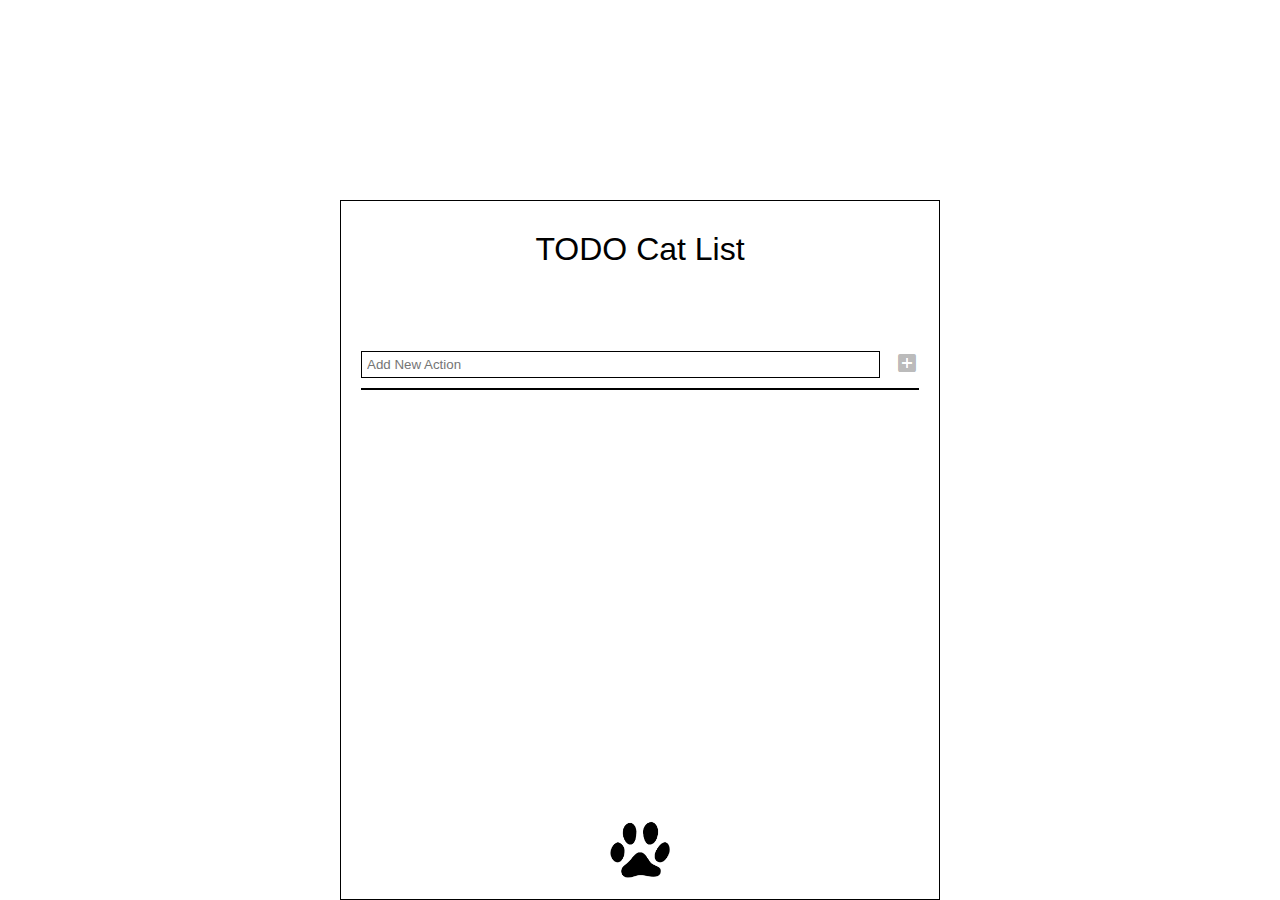
<file: FE_9_11_homework_dom/homework/index.html>
<!DOCTYPE html>
<html lang="en">

<head>
  <meta charset="UTF-8">
  <title>Homework 11 - TODO Cat List</title>
  <link rel="stylesheet" href="./assets/material-icons/material-icons.css">
  <link rel="stylesheet" href="./assets/styles.css">
</head>

<body>
  <div id="root">
    <div class="wrapper">
      <div class="header">
        <h1 class="todo_list">TODO Cat List</h1>
        <p class="limit" id="max_limit">Maximum items per list are created</p>
      </div>
      <div class="input_procedure">
        <input type="text" class="todo_input" id="input-text" placeholder="Add New Action">
        <button class="todo_btn" id="button">
          <i class="material-icons">add_box</i>
        </button>
      </div>
      <ul class="list">
      </ul>
      <footer>
        <img class="cat_paw" src="assets/img/cat.png" alt="Cat Paw Icon">
      </footer>
    </div>
  </div>

  <script src="./src/app.js"></script>
</body>

</html>
</file>
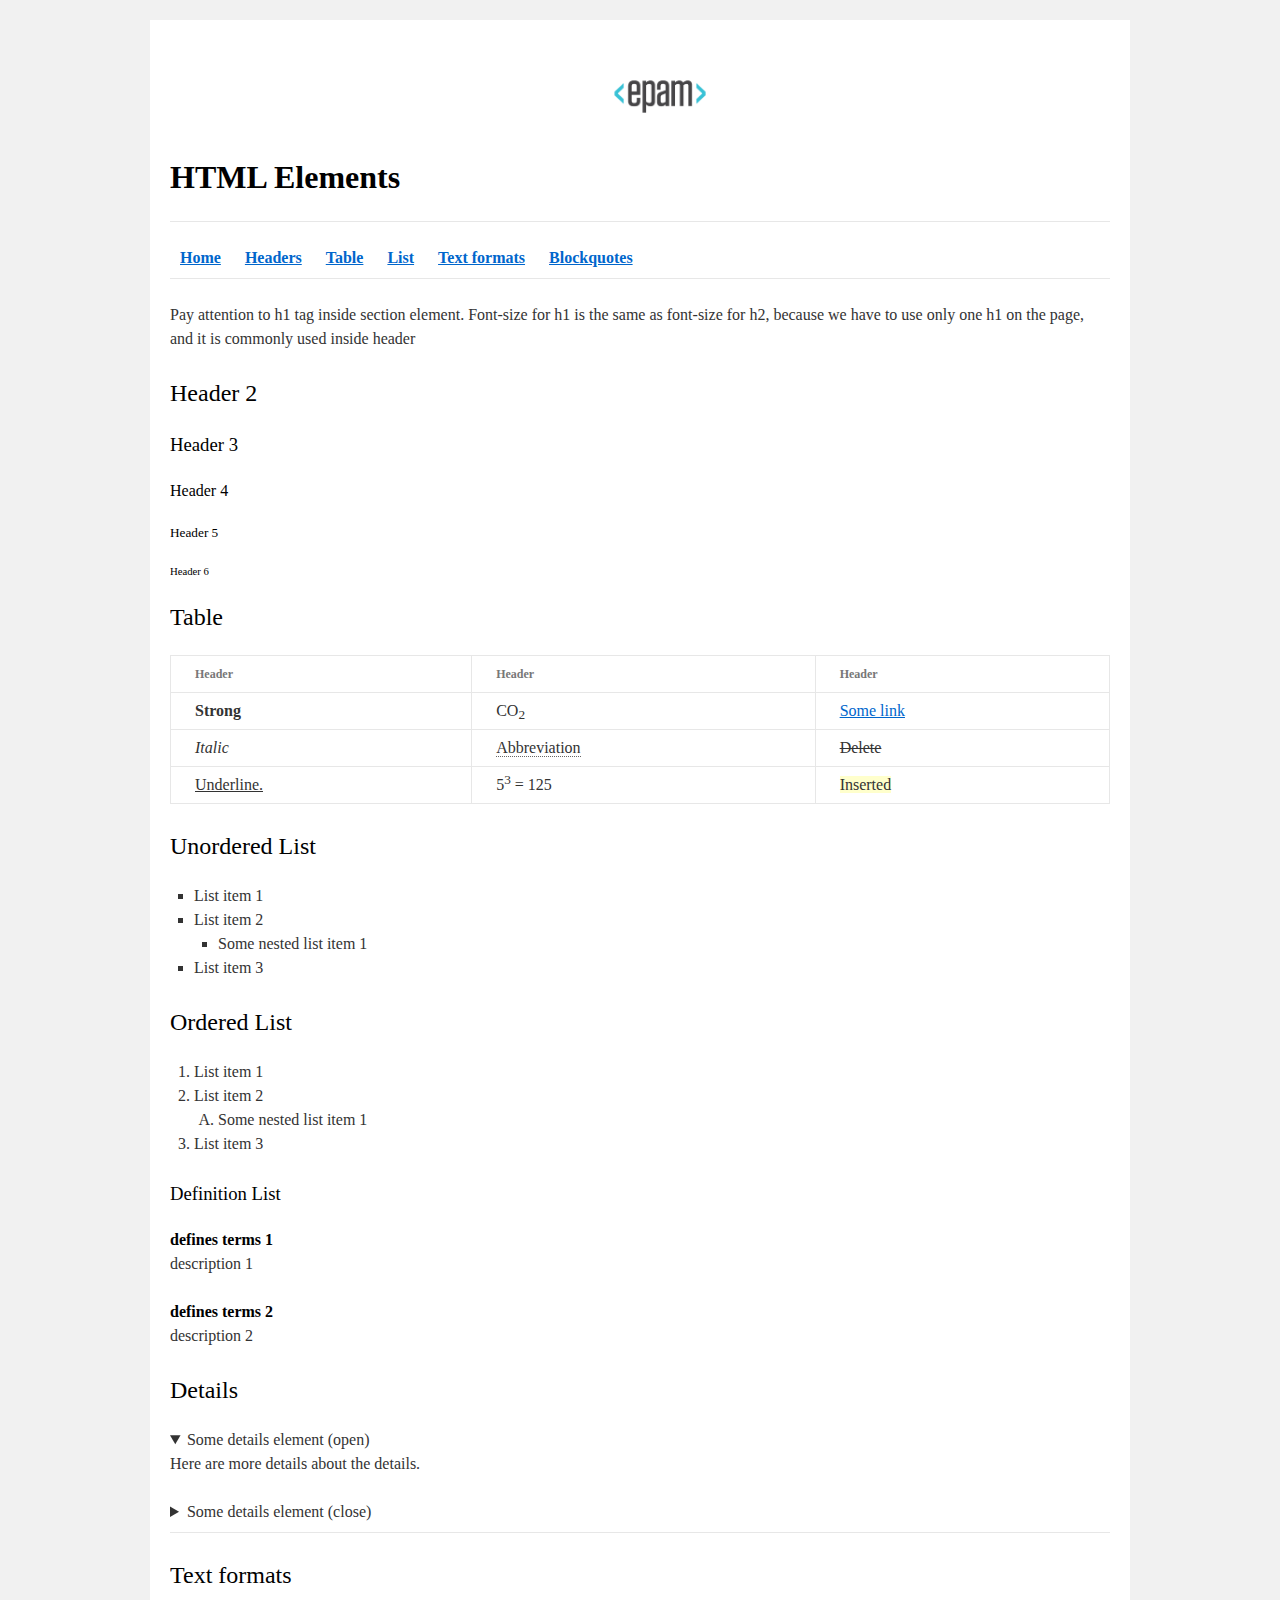
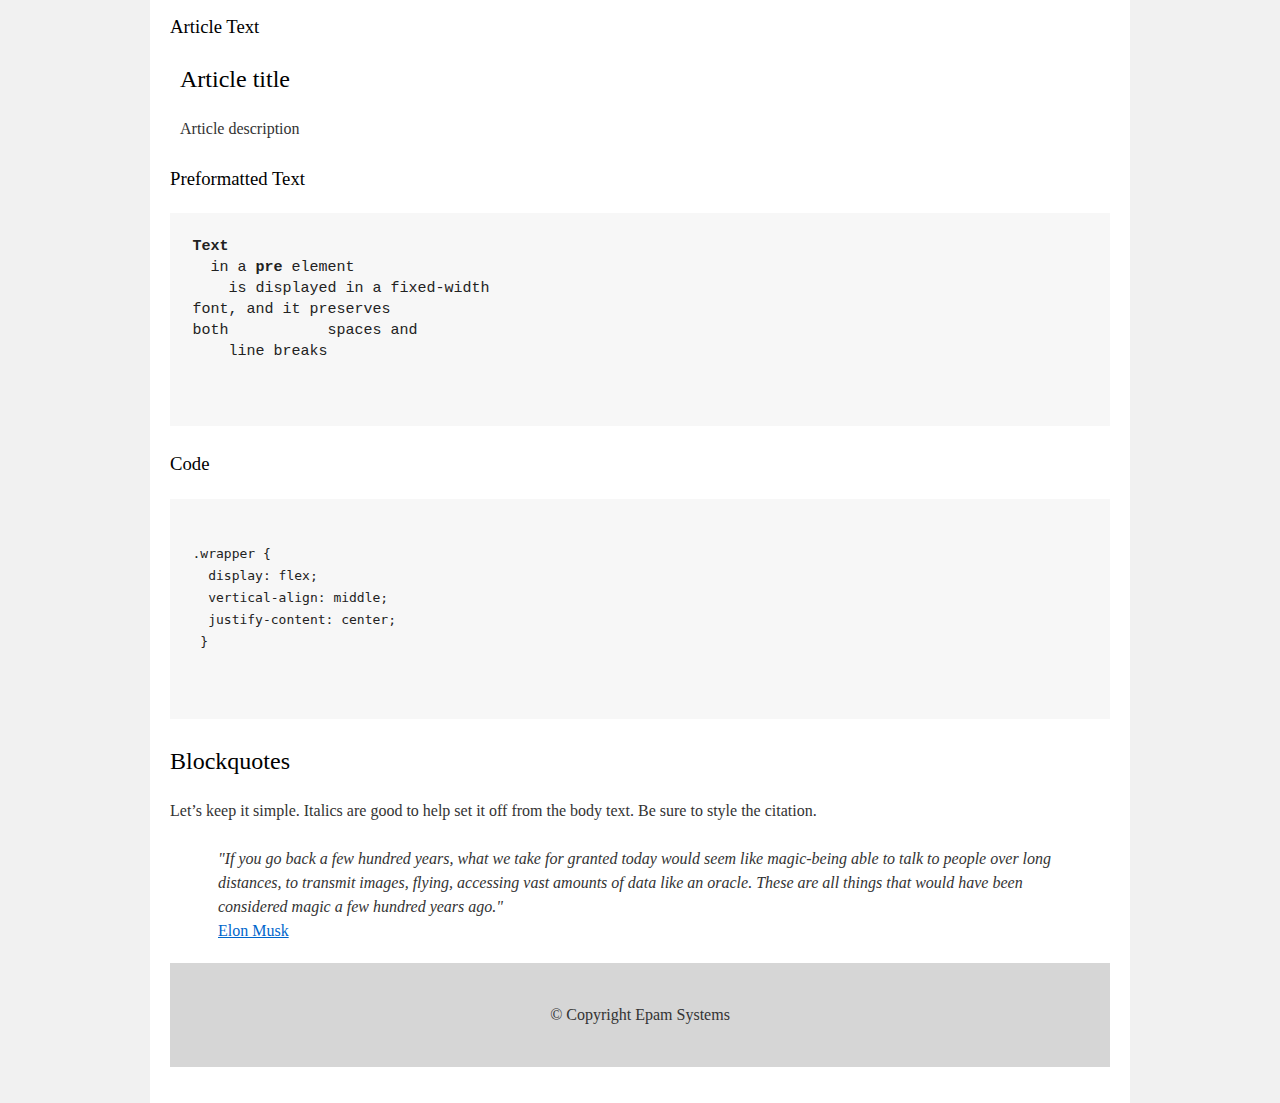
<file: FE_9_1_homework_html-basics/homework/index.html>
<!DOCTYPE html>
<html lang=en>

<head>
  <meta charset="utf-8">
  <title>HTML Basics</title>
  <link rel="stylesheet" href="style.css">
</head>

<body>
  <div id="wrapper">
    <div id="main">
      <div id="container">
        <div id="content" role="main">

          <header id="home">
            <a href="https://www.epam.com/">
              <img src="logo.png" alt="epam logo" />
            </a>
            <h1><b>HTML Elements</b></h1>
            <hr>
            <nav>
              <a href="#home"><b>Home</b></a> 
              <a href="#headers"><b>Headers</b></a> 
              <a href="#table"><b>Table</b></a> 
              <a href="#list"><b>List</b></a>
              <a href="#textformats"><b>Text formats</b></a>
              <a href="#blockquotes"><b>Blockquotes</b></a>
            </nav>
            <hr>
          </header>
          <p>Pay attention to h1 tag inside section element. Font-size for h1 is the same as font-size for h2, because we have to use only one h1 on the page, and it is commonly used inside header</p>
          <section id="headers">
            <h2>Header 2</h2>
            <h3>Header 3</h3>
            <h4>Header 4</h4>
            <h5>Header 5</h5>
            <h6>Header 6</h6>
          </section>
          <section id="table">
            <h2>Table</h2>
            <table>    
              <tr>
                <th>Header</th>
                <th>Header</th>
                <th>Header</th>
              </tr>
              <tr>
                <td><strong>Strong</strong></td>
                <td>CO<sub>2</sub></td>
                <td><a href="http://somelink.com/">Some link</a></td>
              </tr>
              <tr>
                <td><i>Italic</i></td>
                <td><abbr>Abbreviation</abbr></td>
                <td><del>Delete</del></td>
              </tr>
              <tr>
                <td><u>Underline.</u></td>
                <td>5<sup>3</sup> = 125</td>
                <td><ins>Inserted</ins></td>
              </tr>
            </table>
          </section>
          <section id="list">
            <h2>Unordered List</h2>
            <ul>
              <li>List item 1</li>
              <li>List item 2
                <ul>
                  <li>Some nested list item 1</li>
                </ul>
              </li>
              <li>List item 3</li>
            </ul>
            <h2>Ordered List</h2>
            <ol>
              <li>List item 1</li>
              <li>List item 2
                <ol>
                  <li>Some nested list item 1</li>
                </ol>
              </li>
              <li>List item 3</li>
            </ol>
            <h3>Definition List</h3>
            <dl>
              <dt>defines terms 1</dt>
              <dd>description 1</dd>
              <dt>defines terms 2</dt>
              <dd>description 2</dd>
            </dl>
            <h2>Details</h2>
            <details open>
              <summary>Some details element (open)</summary>
              <p>Here are more details about the details.</p>
            </details>
            <details>
              <summary>Some details element (close)</summary>
              <p>Here are more details about the details.</p>
            </details>
          </section>
          <hr>
          <section id="textformats">
            <h2>Text formats</h2>
            <h3>Article Text</h3>
            <article>
              <h2>Article title</h2>
              <p>Article description</p>
            </article>
            <h3>Preformatted Text</h3>
            <pre>
<b>Text</b>
  in a <b>pre</b> element
    is displayed in a fixed-width
font, and it preserves
both           spaces and
    line breaks

            </pre>
            <h3>Code</h3>
            <pre>
              <code>
.wrapper {
  display: flex;
  vertical-align: middle;
  justify-content: center;
 }
            </code>
          </pre>
          </section>
          <section id="blockquotes">
            <h2>Blockquotes</h2>
            <p>Let’s keep it simple. Italics are good to help set it off from the body text. Be sure to style the citation.</p>
            <blockquote>
            "If you go back a few hundred years, what we take for granted today would seem like magic-being able to talk to people over long distances, to transmit images, flying, accessing vast amounts of data like an oracle. These are all things that would have been considered magic a few hundred years ago."<br>
            <cite><a href="https://en.wikipedia.org/wiki/Elon_Musk">Elon Musk</a></cite>
            </blockquote>
          </section>
          <footer>© Copyright Epam Systems</footer>
        </div>
      </div>
    </div>
  </div>
</body>

</html>
</file>
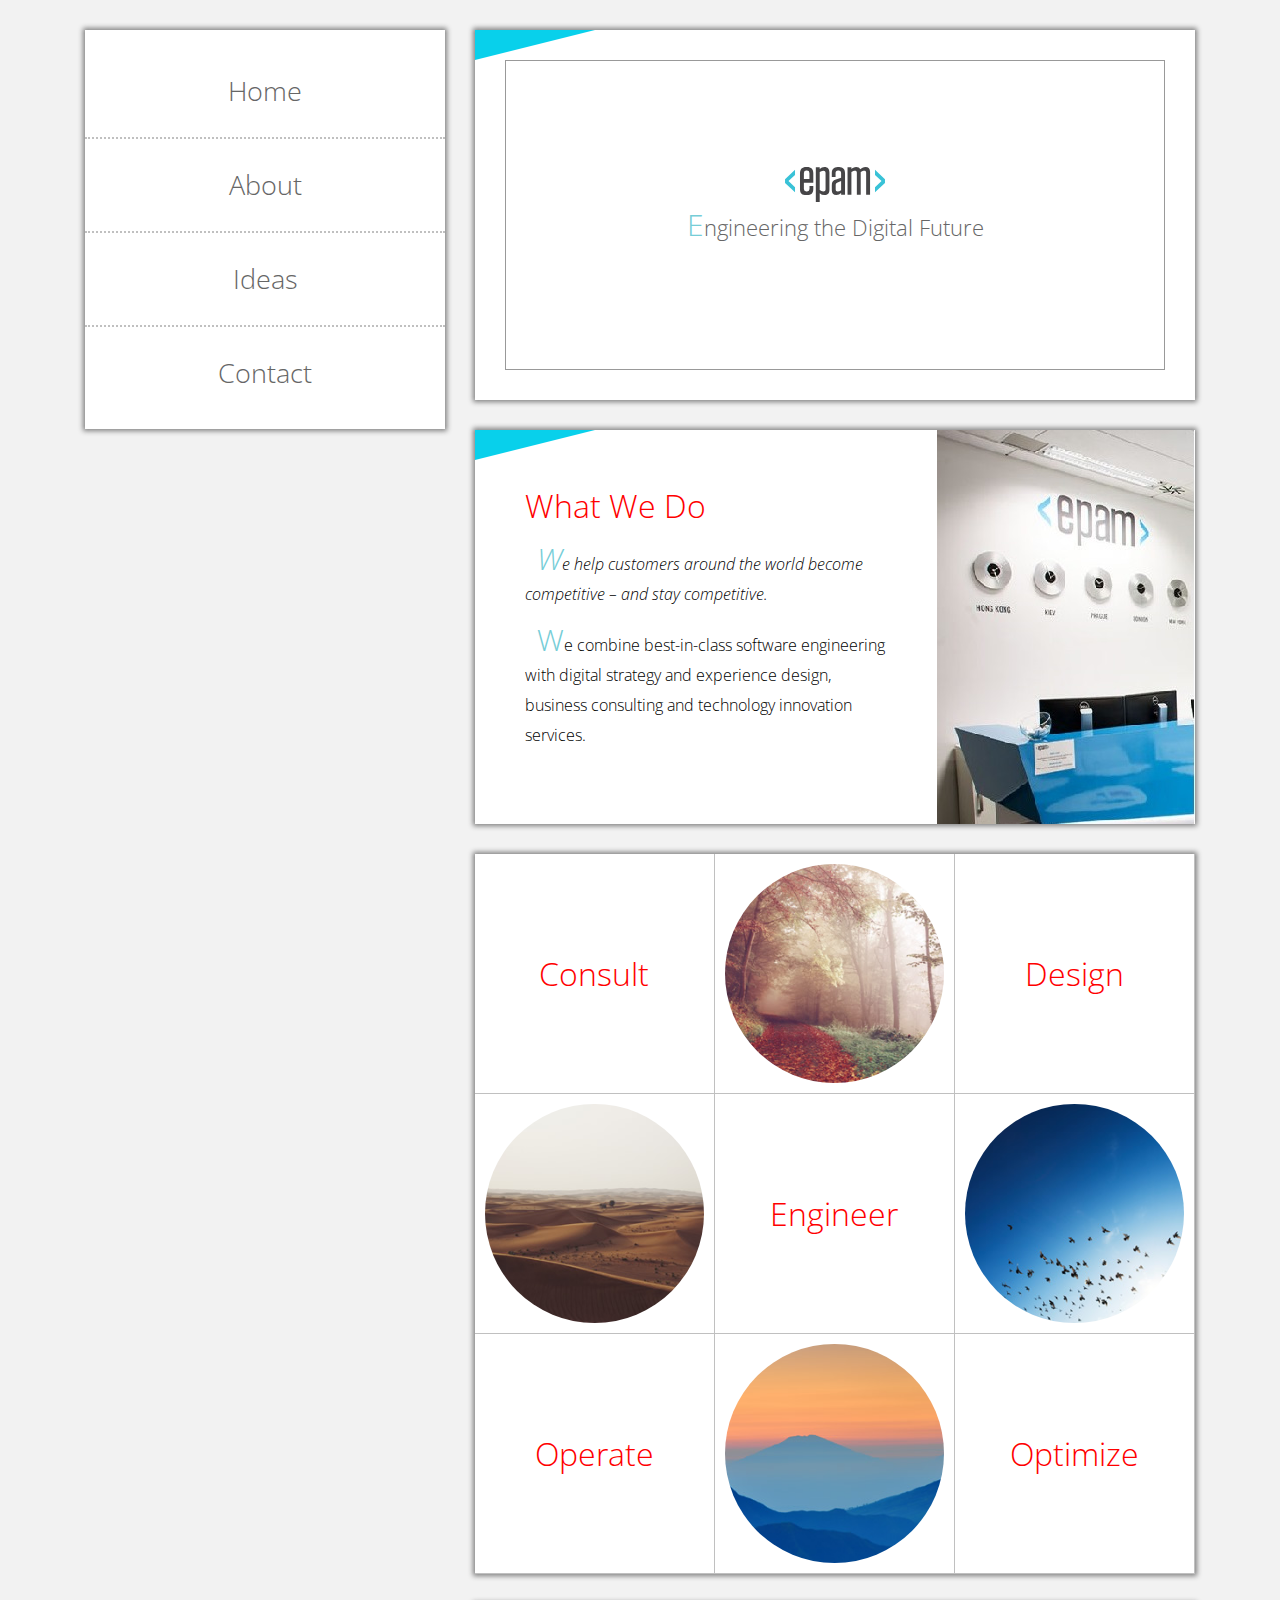
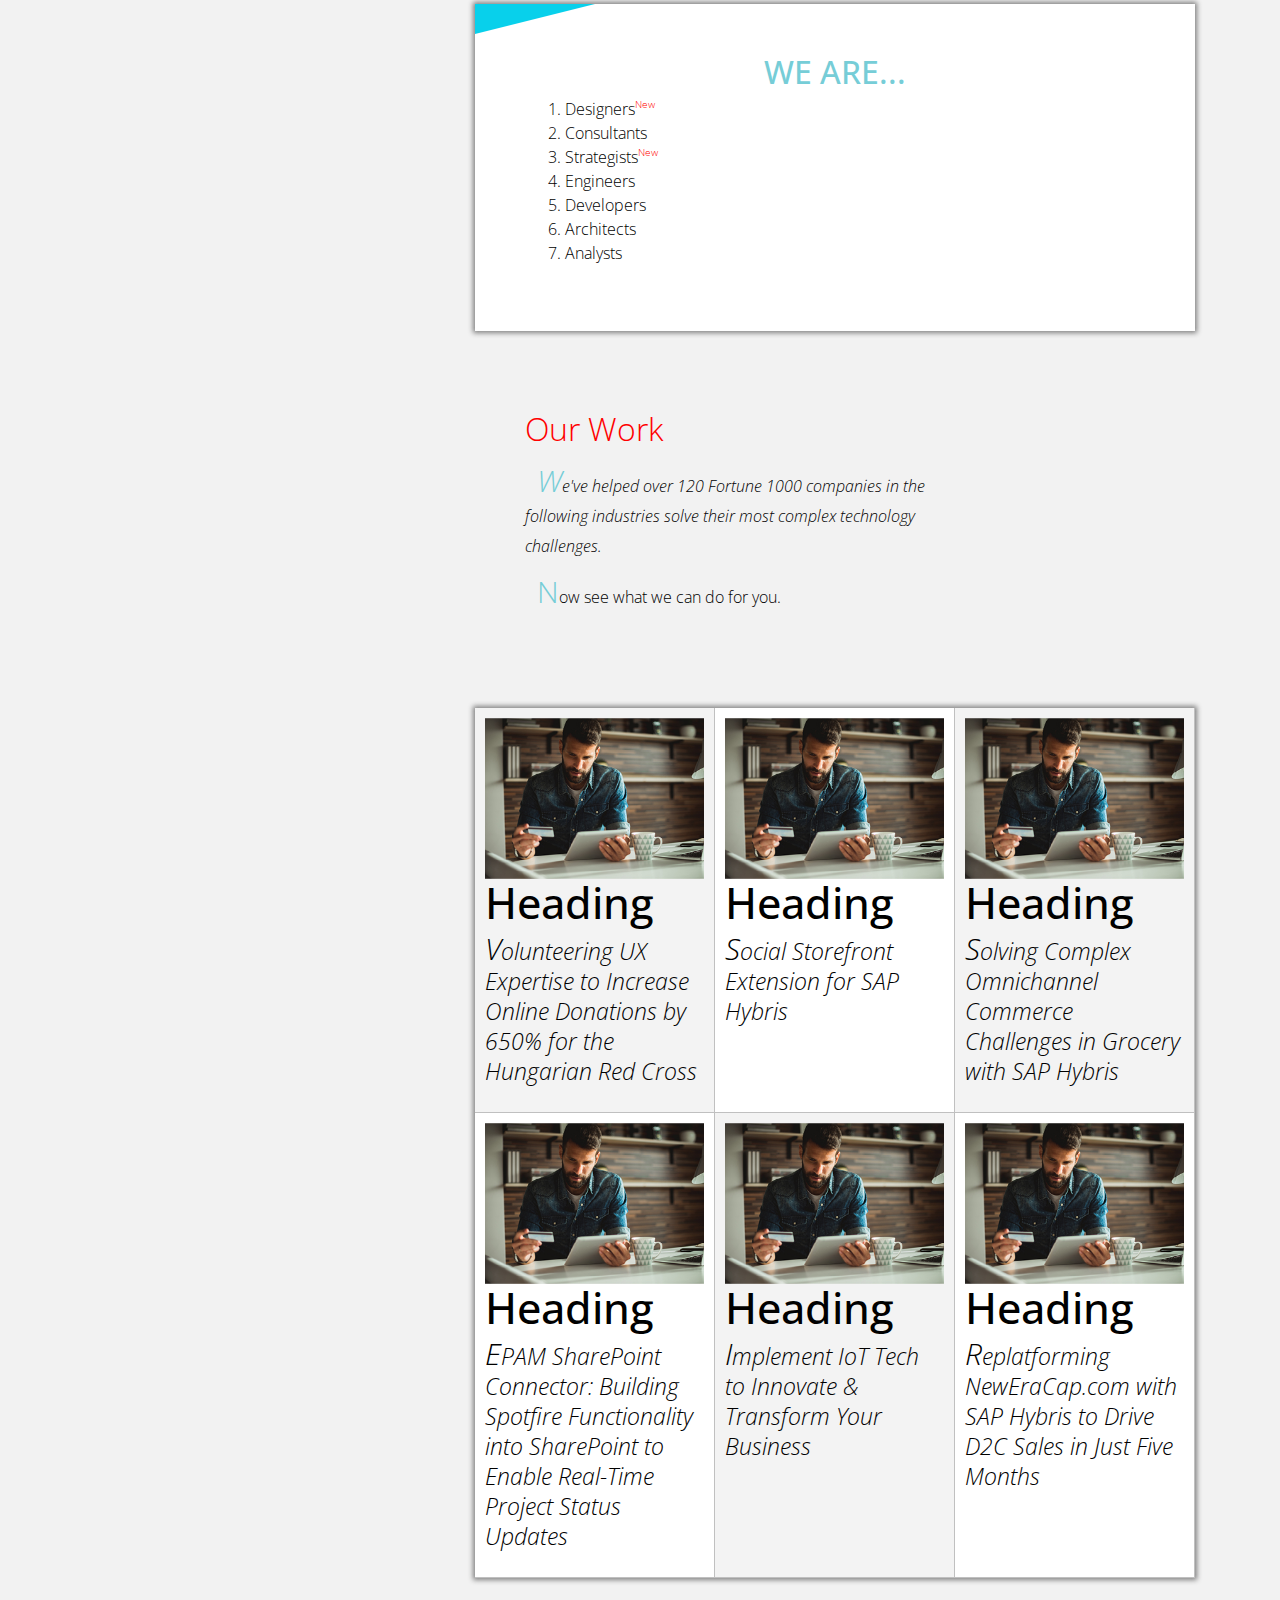
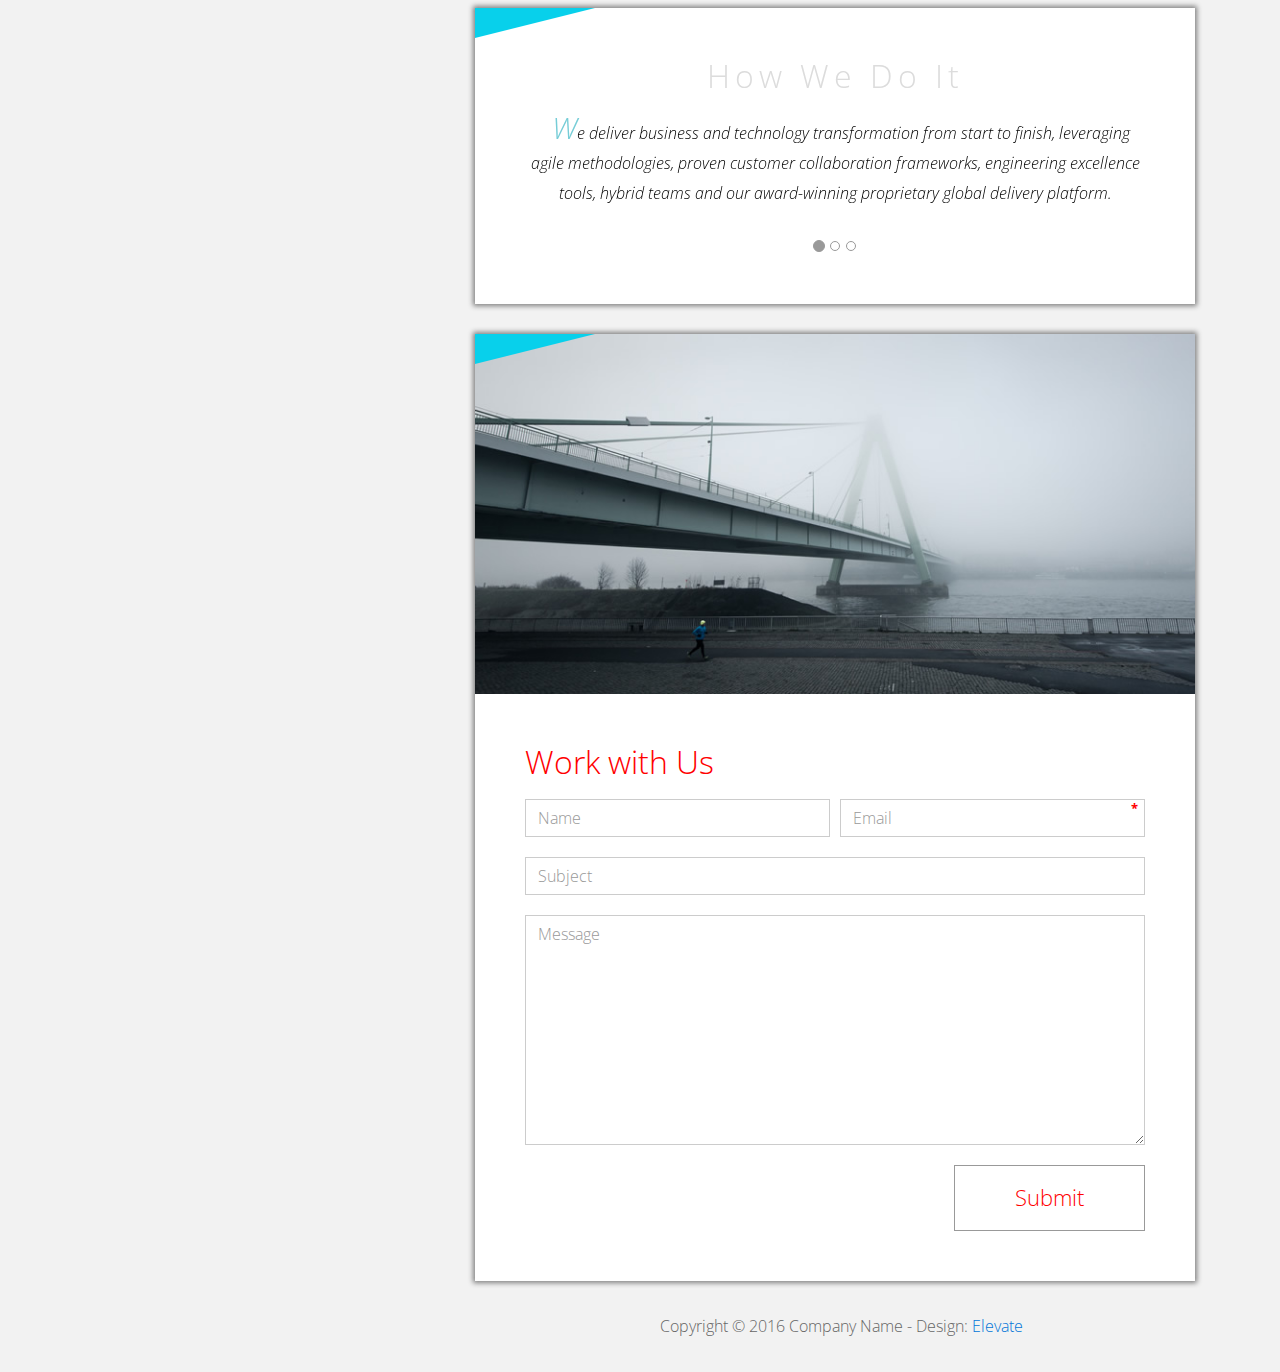
<file: FE_9_2_homework_css-basics/homework/index.html>
<!DOCTYPE html>
<html lang="en">
<head>
  <meta charset="utf-8">
  <meta http-equiv="X-UA-Compatible" content="IE=edge">
  <meta name="viewport" content="width=device-width, initial-scale=1">

  <title>CSS Basic HW</title>



  <!-- load stylesheets -->
  <link rel="stylesheet" href="http://fonts.googleapis.com/css?family=Open+Sans:300,400">
  <!-- Google web font "Open Sans" -->
  <link rel="stylesheet" href="css/bootstrap.min.css">
  <!-- Bootstrap style -->
  <link rel="stylesheet" href="css/general.css">
  <link rel="stylesheet" href="css/style.css">
  <!-- Templatemo style -->
</head>

<body>
<div class="container">

  <div class="tm-sidebar">
    <nav class="tm-main-nav">
      <ul>
        <li class="tm-nav-item"><a href="#home" class="tm-nav-item-link">Home</a></li>
        <li class="tm-nav-item"><a href="#about" class="tm-nav-item-link">About</a></li>
        <li class="tm-nav-item"><a href="#ideas" class="tm-nav-item-link">Ideas</a></li>
        <li class="tm-nav-item"><a href="#contact" class="tm-nav-item-link">Contact</a></li>
      </ul>
    </nav>
  </div>

  <div class="tm-main-content">

    <div id="home" class="tm-content-box margin-b-10">
      <div class="tm-banner">
        <div class="tm-banner-inner">
          <img src="img/EPAM_logo.svg" width="100" alt="">
          <p class="tm-banner-text">Engineering the Digital Future</p>
        </div>
      </div>
    </div>

    <section>
      <div class="tm-content-box flex-2-col">

        <div class="pad flex-item tm-team-description-container">
          <h2 class="tm-section-title">What We Do</h2>
          <p class="tm-section-description">We help customers around the world become competitive – and stay competitive.</p>
          <p class="tm-section-description"> We combine best-in-class software engineering with digital strategy and experience design, business consulting and technology innovation services.</p>
        </div>
        <div class="flex-item">
          <img src="img/image.jpg" alt="">
        </div>
        

      </div>
      <div id="about" class="tm-content-box">

        <ul class="boxes gallery-container">
          <li class="box box-bg">
            <h2 class="tm-section-title tm-section-title-box tm-box-bg-title">Consult</h2>
          </li>
          <li class="box">
            <a href="img/idea-large-01.jpg"><img src="img/idea-01.jpg" alt="Image"
                                                 class="img-fluid thumbnail"></a>
          </li>
          <li class="box box-bg">
            <h2 class="tm-section-title tm-section-title-box tm-box-bg-title">Design</h2>
          </li>
          <li class="box">
            <a href="img/idea-large-02.jpg"><img src="img/idea-02.jpg" alt="Image"
                                                 class="img-fluid thumbnail"></a>
          </li>
          <li class="box box-bg">
            <h2 class="tm-section-title tm-section-title-box tm-box-bg-title">Engineer</h2>
          </li>
          <li class="box">
            <a href="img/idea-large-03.jpg"><img src="img/idea-03.jpg" alt="Image"
                                                 class="img-fluid thumbnail"></a>
          </li>
          <li class="box box-bg">
            <h2 class="tm-section-title tm-section-title-box tm-box-bg-title">Operate</h2>
          </li>
          <li class="box">
            <a href="img/idea-large-04.jpg"><img src="img/idea-04.jpg" alt="Image"
                                                 class="img-fluid thumbnail"></a>
          </li>
          <li class="box box-bg">
            <h2 class="tm-section-title tm-section-title-box tm-box-bg-title">Optimize</h2>
          </li>
        </ul>

      </div>

    </section>

    <!-- slider -->
    <section class="heading tm-content-box">
      <div class="pad">
        <h2> WE ARE...</h2>
        <ol>
          <li><a href="index.html" class="text">Designers</a></li>
          <li><a href="index.html">Consultants</a></li>
          <li><a href="#" class="text">Strategists</a></li>
          <li><a href="#">Engineers</a></li>
          <li><a href="#">Developers</a></li>
          <li><a href="#">Architects</a></li>
          <li><a href="#">Analysts</a></li>
        </ol>
      </div>
    </section>

    <section class="blocks">
       <div class="pad flex-item tm-team-description-container">
          <h2 class="tm-section-title">Our Work</h2>
          <p class="tm-section-description">We've helped over 120 Fortune 1000 companies in the following industries solve their most complex technology challenges. </p>
          <p class="tm-section-description"> Now see what we can do for you.</p>
        </div>
      <div class="tm-content-box flex-2-col">
      </div>
      <div  class="tm-content-box">
        <ul class="boxes gallery-container">
          <li class="box">
            <img src="img/image-1.jpg" alt="Image" class="img-fluid">
            <div>
              <h2>Heading</h2>
              <p>Volunteering UX Expertise to Increase Online Donations by 650% for the Hungarian Red Cross</p>
            </div>
          </li>
          <li class="box">
            <img src="img/image-1.jpg" alt="Image" class="img-fluid">
            <div>
              <h2>Heading</h2>
              <p>Social Storefront Extension for SAP Hybris</p>
            </div>
          </li>
          <li class="box">
            <img src="img/image-1.jpg" alt="Image" class="img-fluid">
            <div>
              <h2>Heading</h2>
              <p>Solving Complex Omnichannel Commerce Challenges in Grocery with SAP Hybris</p>
            </div>
          </li>
          <li class="box">
            <img src="img/image-1.jpg" alt="Image" class="img-fluid">
            <div>
              <h2>Heading</h2>
              <p>EPAM SharePoint Connector: Building Spotfire Functionality into SharePoint to Enable Real-Time Project Status Updates</p>
            </div>
          </li>
          <li class="box">
            <img src="img/image-1.jpg" alt="Image" class="img-fluid">
            <div>
              <h2>Heading</h2>
              <p>Implement IoT Tech to Innovate &amp; Transform Your Business</p>
            </div>
          </li>
          <li class="box">
            <img src="img/image-1.jpg" alt="Image" class="img-fluid">
            <div>
              <h2>Heading</h2>
              <p>Replatforming NewEraCap.com with SAP Hybris to Drive D2C Sales in Just Five Months</p>
            </div>
          </li>
        </ul>

      </div>
    </section>

    <section id="ideas">
      <div id="tmCarousel" class="carousel slide tm-content-box" data-ride="carousel">

        <ol class="carousel-indicators">
          <li data-target="#tmCarousel" data-slide-to="0" class="active"></li>
          <li data-target="#tmCarousel" data-slide-to="1" class=""></li>
          <li data-target="#tmCarousel" data-slide-to="2" class=""></li>
        </ol>

        <div class="carousel-inner" role="listbox">

          <div class="carousel-item active">
            <div class="carousel-content">
              <div class="flex-item">
                <h2 class="tm-section-title">How We Do It</h2>
                <p class="tm-section-description carousel-description">We deliver business and technology transformation from start to finish, leveraging agile methodologies, proven customer collaboration frameworks, engineering excellence tools, hybrid teams and our award-winning proprietary global delivery platform.</p>
              </div>
            </div>
          </div>

          <div class="carousel-item">
            <div class="carousel-content">
              <div class="flex-item">
                <h2 class="tm-section-title">Our Clients</h2>
                <p class="tm-section-description carousel-description">Lorem ipsum dolor sit amet,
                  consectetur adipiscing elit. Quisque vel nisi pharetra nibh varius pharetra ac
                  sagittis nisi. Etiam pharetra vestibulum hendrerit. Pellentesque interdum metus
                  sed massa rutrum.</p>
              </div>
            </div>
          </div>

          <div class="carousel-item">
            <div class="carousel-content">
              <div class="flex-item">
                <h2 class="tm-section-title">Our Projects</h2>
                <p class="tm-section-description carousel-description">Donec ex libero, fringilla
                  vitae purus sit amet, rhoncus pharetra lorem. Pellentesque id sem id lacus
                  ultricies vehicula. Aliquam rutrum mi non. Pellentesque interdum metus sed massa
                  rutrum.</p>
              </div>
            </div>
          </div>

        </div>

      </div>
    </section>

    <section class="tm-content-box">
      <img src="img/contact.jpg" alt="Contact image" class="img-fluid">

      <div id="contact" class="pad">
        <h2 class="tm-section-title">Work with Us</h2>
        <form action="#contact" method="get" class="contact-form">

          <div class="form-group col-xs-12 col-sm-12 col-md-6 col-lg-6 form-group-2-col-left">
            <input type="text" id="contact_name" name="contact_name" class="form-control"
                   placeholder="Name" required/>
          </div>
          <div class="form-group col-xs-12 col-sm-12 col-md-6 col-lg-6 form-group-2-col-right mandatory-field">
            <input type="email" id="contact_email" name="contact_email" class="form-control"
                   placeholder="Email" required/>
          </div>
          <div class="form-group">
            <input type="text" id="contact_subject" name="contact_subject" class="form-control"
                   placeholder="Subject" required/>
          </div>
          <div class="form-group">
            <textarea id="contact_message" name="contact_message" class="form-control" rows="9"
                      placeholder="Message" required></textarea>
          </div>

          <button type="submit" class="btn btn-primary submit-btn">Submit</button>

        </form>
      </div>
    </section>

    <footer class="tm-footer">
      <p class="text-xs-center">Copyright &copy; 2016 Company Name

        - Design: <a rel="nofollow" href="http://www.templatemo.com/tm-481-elevate"
                     target="_parent">Elevate</a></p>
    </footer>

  </div>

</div>

</body>
</html>
</file>
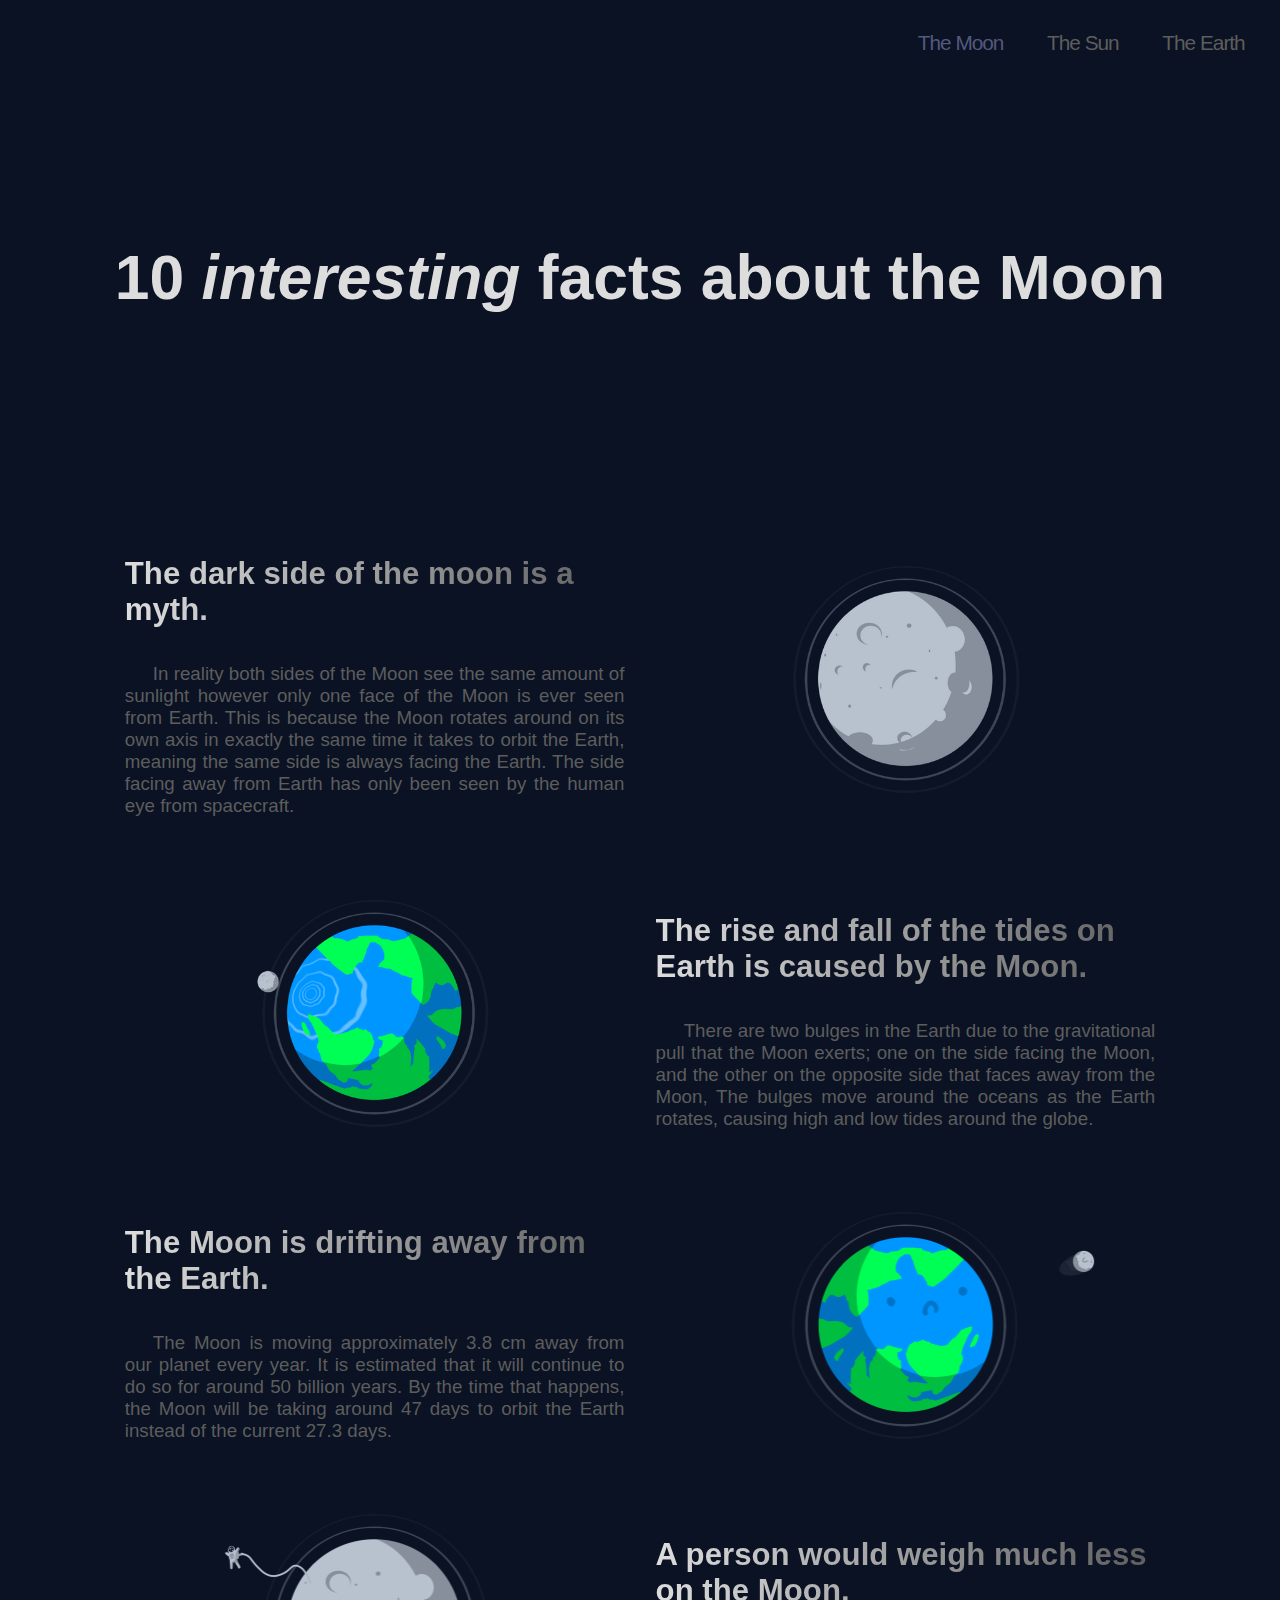
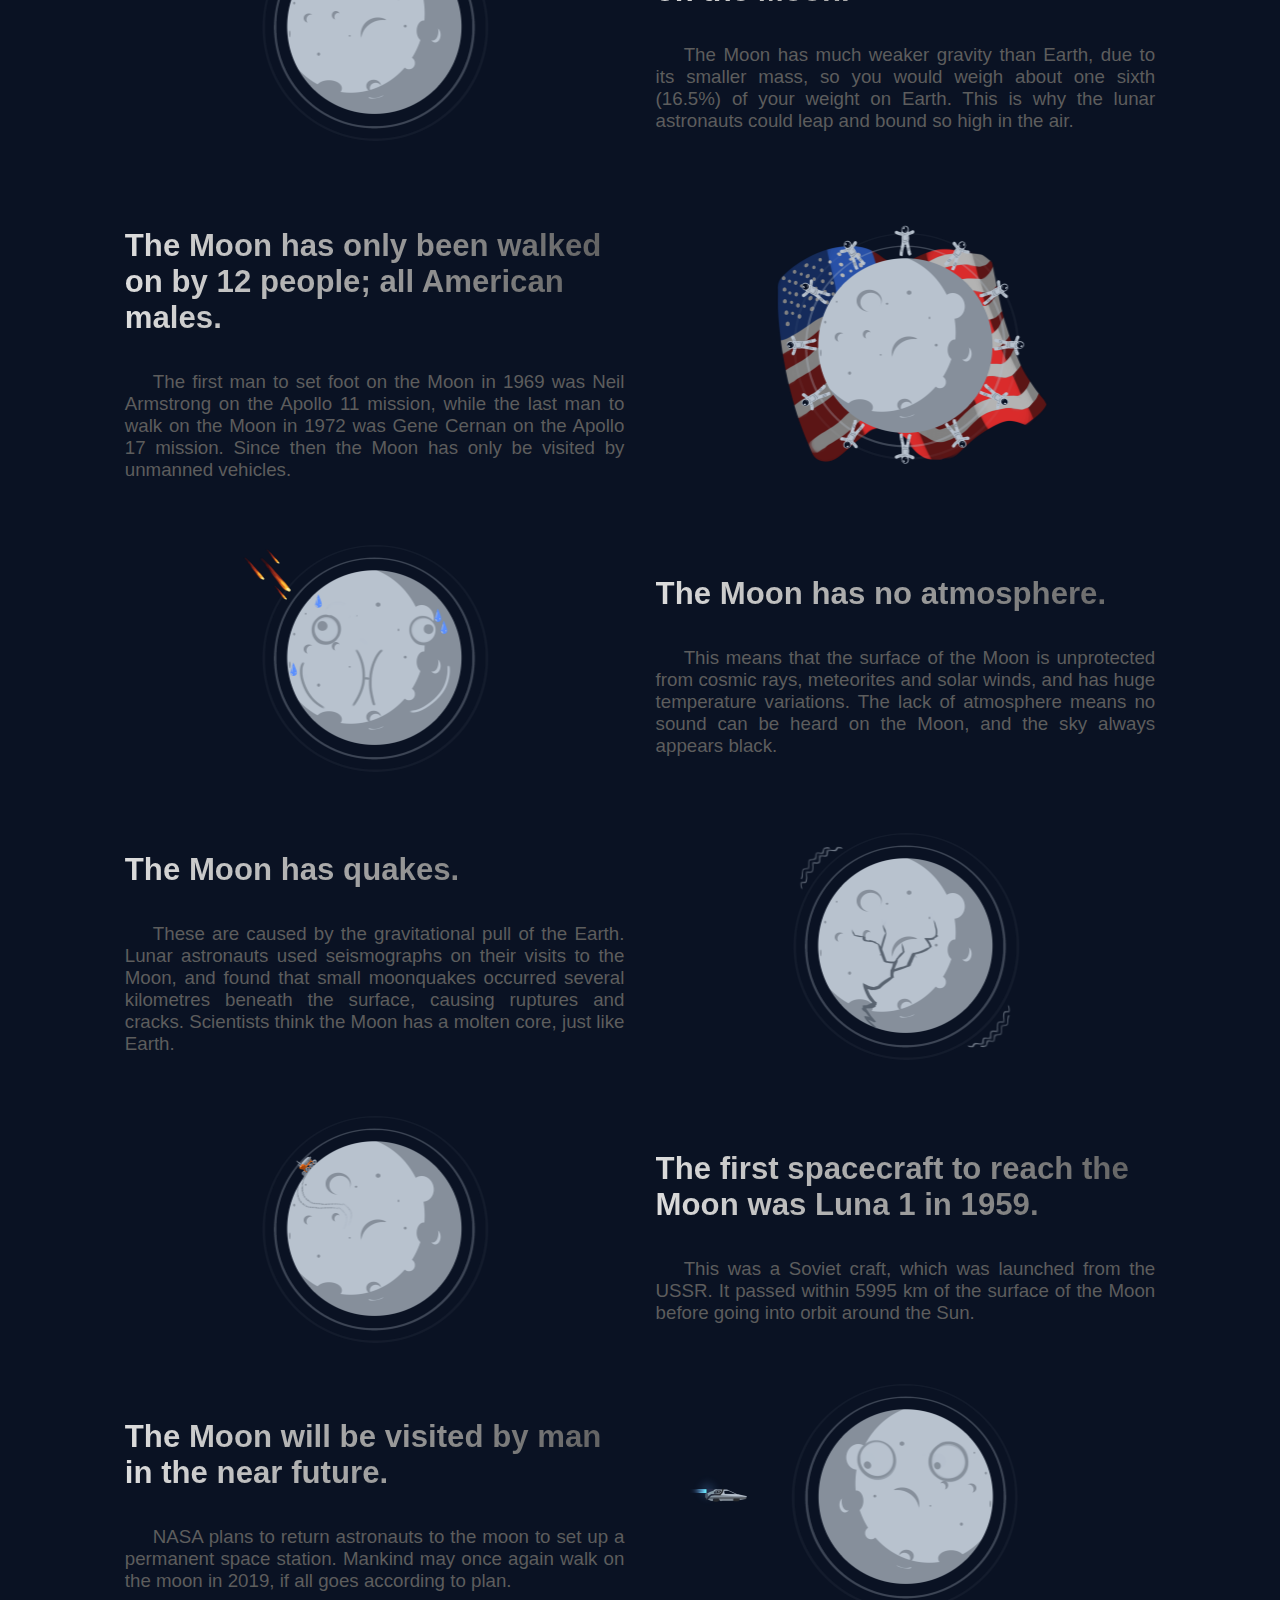
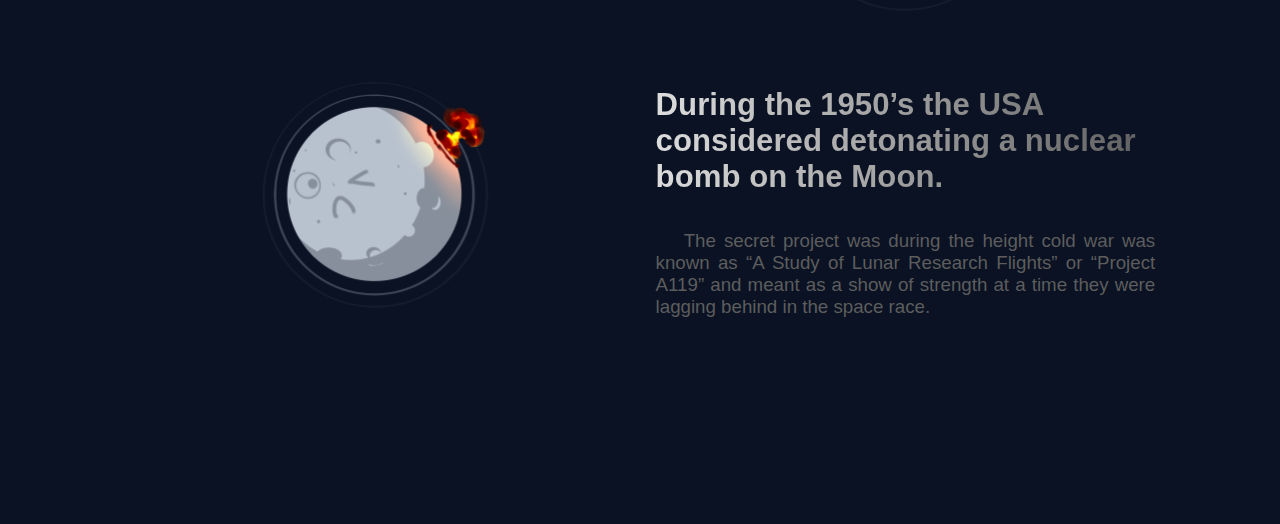
<file: FE_9_5_homework_responsive/homework/src/index.html>
<!DOCTYPE html>
<html lang="en">

<head>
  <meta charset="UTF-8">
  <meta name="viewport" content="width=device-width, initial-scale=1.0">
  <meta http-equiv="X-UA-Compatible" content="ie=edge">
  <link rel="stylesheet" href="styles.css">
  <title>Responsive</title>
</head>

<body>
  <!-- Header Showcase -->
  <header id="header" class="grid">
    <div class="nav-bar">
      <ul>
        <li>
          <a href="#moon" class="moon" tabindex="1">The Moon</a>
        </li>
        <li>
          <a href="#sun" class="sun-earth" tabindex="2">The Sun</a>
        </li>
        <li>
          <a href="#earth" class="sun-earth" tabindex="3">The Earth</a>
        </li>
      </ul>
      <div class="header-title">
        <h1>10
          <i>interesting</i> facts about the Moon</h1>
      </div>
    </div>
  </header>

  <!-- Main Area -->
  <main id="main">

    <!-- Section B -->
    <section id="section-a" class="grid">
      <ul>
        <li>
          <div class="card">
            <div class="card-content">
              <h2 class="card-title">The dark side of the moon is a myth.</h2>
              <p>In reality both sides of the Moon see the same amount of sunlight however only one face of the Moon is ever
                seen from Earth. This is because the Moon rotates around on its own axis in exactly the same time it takes
                to orbit the Earth, meaning the same side is always facing the Earth. The side facing away from Earth has
                only been seen by the human eye from spacecraft.</p>
            </div>
            <img src="../assets/dark-side.png" alt="Dark Side of the Moon">
          </div>
        </li>
        <li>
          <div class="card">
            <div class="card-content">
              <h2 class="card-title">The rise and fall of the tides on Earth is caused by the Moon.</h2>
              <p>There are two bulges in the Earth due to the gravitational pull that the Moon exerts; one on the side facing
                the Moon, and the other on the opposite side that faces away from the Moon, The bulges move around the oceans
                as the Earth rotates, causing high and low tides around the globe.</p>
            </div>
            <img src="../assets/earth-tides.png" alt="Earth Tides">
          </div>
        </li>
        <li>
          <div class="card">
            <div class="card-content">
              <h2 class="card-title">The Moon is drifting away from the Earth.</h2>
              <p>The Moon is moving approximately 3.8 cm away from our planet every year. It is estimated that it will continue
                to do so for around 50 billion years. By the time that happens, the Moon will be taking around 47 days to
                orbit the Earth instead of the current 27.3 days.</p>
            </div>
            <img src="../assets/drifting-moon.png" alt="Drifting Moon">
          </div>
        </li>
        <li>
          <div class="card">
            <div class="card-content">
              <h2 class="card-title">A person would weigh much less on the Moon.</h2>
              <p>The Moon has much weaker gravity than Earth, due to its smaller mass, so you would weigh about one sixth (16.5%)
                of your weight on Earth. This is why the lunar astronauts could leap and bound so high in the air.</p>
            </div>
            <img src="../assets/less-weight-on-the-moon.png" alt="Person and the Moon">
          </div>
        </li>
        <li>
          <div class="card">
            <div class="card-content">
              <h2 class="card-title">The Moon has only been walked on by 12 people; all American males.</h2>
              <p>The first man to set foot on the Moon in 1969 was Neil Armstrong on the Apollo 11 mission, while the last man
                to walk on the Moon in 1972 was Gene Cernan on the Apollo 17 mission. Since then the Moon has only be visited
                by unmanned vehicles.</p>
            </div>
            <img src="../assets/12-americans.png" alt="The Moon on the American flag">
          </div>
        </li>
        <li>
          <div class="card">
            <div class="card-content">
              <h2 class="card-title">The Moon has no atmosphere.</h2>
              <p>This means that the surface of the Moon is unprotected from cosmic rays, meteorites and solar winds, and has
                huge temperature variations. The lack of atmosphere means no sound can be heard on the Moon, and the sky
                always appears black.</p>
            </div>
            <img src="../assets/no-atmosphere.png" alt="Suffocating Moon">
          </div>
        </li>
        <li>
          <div class="card">
            <div class="card-content">
              <h2 class="card-title">The Moon has quakes.</h2>
              <p>These are caused by the gravitational pull of the Earth. Lunar astronauts used seismographs on their visits
                to the Moon, and found that small moonquakes occurred several kilometres beneath the surface, causing ruptures
                and cracks. Scientists think the Moon has a molten core, just like Earth.</p>
            </div>
            <img src="../assets/moon-quakes.png" alt="Quakes on the Moon">
          </div>
        </li>
        <li>
          <div class="card">
            <div class="card-content">
              <h2 class="card-title">The first spacecraft to reach the Moon was Luna 1 in 1959.</h2>
              <p>This was a Soviet craft, which was launched from the USSR. It passed within 5995 km of the surface of the Moon
                before going into orbit around the Sun.</p>
            </div>
            <img src="../assets/spacecraft.png" alt="Spacecraft on the Moon">
          </div>
        </li>
        <li>
          <div class="card">
            <div class="card-content">
              <h2 class="card-title">The Moon will be visited by man in the near future.</h2>
              <p>NASA plans to return astronauts to the moon to set up a permanent space station. Mankind may once again walk
                on the moon in 2019, if all goes according to plan.</p>
            </div>
            <img src="../assets/moon-station.png" alt="The Moon with DeLorean">
          </div>
        </li>
        <li>
          <div class="card">
            <div class="card-content">
              <h2 class="card-title">During the 1950’s the USA considered detonating a nuclear bomb on the Moon.</h2>
              <p>The secret project was during the height cold war was known as “A Study of Lunar Research Flights” or “Project
                A119” and meant as a show of strength at a time they were lagging behind in the space race.</p>
            </div>
            <img src="../assets/nuclear-bomb.png" alt="Nuclear bomb on the Moon">
          </div>
        </li>
      </ul>
    </section>
  </main>



  <!-- Footer -->
  <footer id="main-footer">
    <a href="#header" class="up" tabindex="4">Up</a>
  </footer>
</body>

</html>
</file>
<file: FE_9_11_homework_dom/homework/assets/material-icons/material-icons.css>
@font-face {
  font-family: 'Material Icons';
  font-style: normal;
  font-weight: 400;
  src: url(MaterialIcons-Regular.eot); /* For IE6-8 */
  src: local('Material Icons'),
       local('MaterialIcons-Regular'),
       url(MaterialIcons-Regular.woff2) format('woff2'),
       url(MaterialIcons-Regular.woff) format('woff'),
       url(MaterialIcons-Regular.ttf) format('truetype');
}

.material-icons {
  font-family: 'Material Icons';
  font-weight: normal;
  font-style: normal;
  font-size: 24px;  /* Preferred icon size */
  display: inline-block;
  line-height: 1;
  text-transform: none;
  letter-spacing: normal;
  word-wrap: normal;
  white-space: nowrap;
  direction: ltr;

  /* Support for all WebKit browsers. */
  -webkit-font-smoothing: antialiased;
  /* Support for Safari and Chrome. */
  text-rendering: optimizeLegibility;

  /* Support for Firefox. */
  -moz-osx-font-smoothing: grayscale;

  /* Support for IE. */
  font-feature-settings: 'liga';
}
</file>
<file: FE_9_11_homework_dom/homework/assets/styles.css>
* {
    margin: 0;
    padding: 0;
    box-sizing: border-box;
}

body {
    font-family: Arial, sans-serif;
}

button {
    border: 0;
    background: none;
    padding: 0;
    cursor: pointer;
    align-self: center;
}

#root {
    margin-top: 200px;
    display: flex;
    justify-content: center;
    align-items: center;
}


 ul {
    height: 400px;
    display: flex;
    flex-direction: column;
    list-style-type: none;
}

 ul li {
    font-weight: bold;
    margin: 5px 0;
    display: flex;
    justify-content: flex-start;
    align-items: center;
}
.list_items {
    cursor: pointer;
}
.header {
    height: 80px;
    margin-bottom: 40px;
    display: flex;
    flex-direction: column;
    justify-content: space-between;
}

.delete_btn {
    margin-left: auto;
}

#checked {
    background-color: black;
    color: white;
    margin-right: 10px;
}

#check {
    margin-right: 10px;
}

.wrapper {
    width: 600px;
    height: 700px;
    padding: 20px;
    border: 1px solid #000;
    display: flex;
    flex-direction: column;
    justify-content: space-between;
}

.todo_list {
    text-align: center;
    font-weight: normal;
    margin-top: 10px;
}

.limit {
    text-align: center;
    display: none;
    padding-top: 10px;
}

.input_procedure {
    display: flex;
    justify-content: space-between;
    margin-bottom: 10px;
    border-bottom: 2px solid #000;
    padding-bottom: 10px;
}

.todo_input {
    margin-right: 15px;
    width: 100%;
    border: 1px solid #000;
    padding-left: 5px;
}

[disabled] {
    cursor: not-allowed;
}

footer {
    display: flex;
    justify-content: center;
}

.cat_paw {
    width: auto;
    height: 60px;
}
</file>
<file: FE_9_1_homework_html-basics/homework/style.css>
html, body, div, span, applet, object, iframe,
h1, h2, h3, h4, h5, h6, p, blockquote, pre,
a, abbr, acronym, address, big, cite, code,
del, dfn, em, font, img, ins, kbd, q, s, samp,
small, strike, strong, sub, sup, tt, var,
b, u, i, center,
dl, dt, dd, ol, ul, li,
fieldset, form, label, legend,
table, caption, tbody, tfoot, thead, tr, th, td{background:transparent;border:0;margin:0;padding:0;vertical-align:baseline;}body{line-height:1;}h1, h2, h3, h4, h5, h6{clear:both;font-weight:normal;}ol, ul{list-style:none;}blockquote{quotes:none;}blockquote:before, blockquote:after{content:'';content:none;}del{text-decoration:line-through;}table{border-collapse:collapse;border-spacing:0;}a img{border:none;}#container{float:left;margin:0 -240px 0 0;width:100%;}#primary,
#secondary{float:right;overflow:hidden;width:220px;}#secondary{clear:right;}#footer{clear:both;width:100%;}.one-column #content{margin:0 auto;width:640px;}.single-attachment #content{margin:0 auto;width:900px;}body,
input,
textarea,
.page-title span,
.pingback a.url{font-family:Georgia, "Bitstream Charter", serif;}h3#comments-title,
h3#reply-title,
#access .menu,
#access div.menu ul,
#cancel-comment-reply-link,
.form-allowed-tags,
#site-info,
#site-title,
#wp-calendar,
.comment-meta,
.comment-body tr th,
.comment-body thead th,
.entry-content label,
.entry-content tr th,
.entry-content thead th,
.entry-meta,
.entry-title,
.entry-utility,
#respond label,
.navigation,
.page-title,
.pingback p,
.reply,
.widget-title,
.wp-caption-text{font-family:"Helvetica Neue", Arial, Helvetica, "Nimbus Sans L", sans-serif;}input[type="submit"]{font-family:"Helvetica Neue", Arial, Helvetica, "Nimbus Sans L", sans-serif;}pre{font-family:"Courier 10 Pitch", Courier, monospace;}code{font-family:Monaco, Consolas, "Andale Mono", "DejaVu Sans Mono", monospace;}#access .menu-header,
div.menu,
#colophon,
#branding,
#main,
#wrapper{margin:0 auto;width:940px;}#wrapper{background:#fff;margin-top:20px;padding:0 20px;}#footer-widget-area{overflow:hidden;}#footer-widget-area .widget-area{float:left;margin-right:20px;width:220px;}#footer-widget-area #fourth{margin-right:0;}#site-info{float:left;font-size:14px;font-weight:bold;width:700px;}#site-generator{float:right;width:220px;}body{background:#f1f1f1;}body,
input,
textarea{color:#666;font-size:12px;line-height:18px;}hr{background-color:#e7e7e7;border:0;clear:both;height:1px;margin-bottom:18px;}p{margin-bottom:18px;}ul{list-style:square;margin:0 0 18px 1.5em;}ol{list-style:decimal;margin:0 0 18px 1.5em;}ol ol{list-style:upper-alpha;}ol ol ol{list-style:lower-roman;}ol ol ol ol{list-style:lower-alpha;}ul ul,
ol ol,
ul ol,
ol ul{margin-bottom:0;}dl{margin:0 0 24px 0;}dt{font-weight:bold;}dd{margin-bottom:18px;}strong{font-weight:bold;}cite,
em,
i{font-style:italic;}big{font-size:131.25%;}ins{background:#ffc;text-decoration:none;}blockquote{font-style:italic;padding:0 3em;}blockquote cite,
blockquote em,
blockquote i{font-style:normal;}pre{background:#f7f7f7;color:#222;line-height:18px;margin-bottom:18px;overflow:auto;padding:1.5em;}abbr,
acronym{border-bottom:1px dotted #666;cursor:help;}sup,
sub{height:0;line-height:1;position:relative;vertical-align:baseline;}sup{bottom:1ex;}sub{top:.5ex;}small{font-size:smaller;}input[type="text"],
input[type="password"],
input[type="email"],
input[type="url"],
input[type="number"],
textarea{background:#f9f9f9;border:1px solid #ccc;box-shadow:inset 1px 1px 1px rgba(0,0,0,0.1);-moz-box-shadow:inset 1px 1px 1px rgba(0,0,0,0.1);-webkit-box-shadow:inset 1px 1px 1px rgba(0,0,0,0.1);padding:2px;}a:link{color:#0066cc;}a:visited{color:#743399;}a:active,
a:hover{color:#ff4b33;}.screen-reader-text{clip:rect(1px, 1px, 1px, 1px);overflow:hidden;position:absolute !important;height:1px;width:1px;}#header{padding:30px 0 0 0;}#site-title{float:left;font-size:30px;line-height:36px;margin:0 0 18px 0;width:700px;}#site-title a{color:#000;font-weight:bold;text-decoration:none;}#site-description{color:#000;clear:right;float:right;font-style:italic;margin:15px 0 18px 0;opacity:.65;width:220px;}#branding img{border-top:4px solid #000;border-bottom:1px solid #000;display:block;float:left;}#access{background:#000;display:block;float:left;margin:0 auto;width:940px;}#access .menu-header,
div.menu{font-size:13px;margin-left:12px;width:928px;}#access .menu-header ul,
div.menu ul{list-style:none;margin:0;}#access .menu-header li,
div.menu li{float:left;position:relative;}#access a{color:#aaa;display:block;line-height:38px;padding:0 10px;text-decoration:none;}#access ul ul{box-shadow:0px 3px 3px rgba(0,0,0,0.2);-moz-box-shadow:0px 3px 3px rgba(0,0,0,0.2);-webkit-box-shadow:0px 3px 3px rgba(0,0,0,0.2);display:none;position:absolute;top:38px;left:0;float:left;width:180px;z-index:99999;}#access ul ul li{min-width:180px;}#access ul ul ul{left:100%;top:0;}#access ul ul a{background:#333;line-height:1em;padding:10px;width:160px;height:auto;}#access li:hover > a,
#access ul ul:hover > a{background:#333;color:#fff;}#access ul li:hover > ul{display:block;}#access ul li.current_page_item > a,
#access ul li.current_page_ancestor > a,
#access ul li.current-menu-ancestor > a,
#access ul li.current-menu-item > a,
#access ul li.current-menu-parent > a{color:#fff;}* html #access ul li.current_page_item a,
* html #access ul li.current_page_ancestor a,
* html #access ul li.current-menu-ancestor a,
* html #access ul li.current-menu-item a,
* html #access ul li.current-menu-parent a,
* html #access ul li a:hover{color:#fff;}#main{clear:both;overflow:hidden;padding:40px 0 0 0;}#content{margin-bottom:36px;}#content,
#content input,
#content textarea{color:#333;font-size:16px;line-height:24px;}#content p,
#content ul,
#content ol,
#content dd,
#content pre,
#content hr{margin-bottom:24px;}#content ul ul,
#content ol ol,
#content ul ol,
#content ol ul{margin-bottom:0;}#content pre,
#content kbd,
#content tt,
#content var{font-size:15px;line-height:21px;}#content code{font-size:13px;}#content dt,
#content th{color:#000;}#content h1,
#content h2,
#content h3,
#content h4,
#content h5,
#content h6{color:#000;line-height:1.5em;margin:0 0 20px 0;}#content table{border:1px solid #e7e7e7;margin:0 -1px 24px 0;text-align:left;width:100%;}#content tr th,
#content thead th{color:#777;font-size:12px;font-weight:bold;line-height:18px;padding:9px 24px;border-right: 1px solid #e7e7e7;}#content tr td{border-top:1px solid #e7e7e7;padding:6px 24px;border-right: 1px solid #e7e7e7;}#content tr.odd td{background:#f2f7fc;}.hentry{margin:0 0 48px 0;}.home .sticky{background:#f2f7fc;border-top:4px solid #000;margin-left:-20px;margin-right:-20px;padding:18px 20px;}.single .hentry{margin:0 0 36px 0;}.page-title{color:#000;font-size:14px;font-weight:bold;margin:0 0 36px 0;}.page-title span{color:#333;font-size:16px;font-style:italic;font-weight:normal;}.page-title a:link,
.page-title a:visited{color:#777;text-decoration:none;}.page-title a:active,
.page-title a:hover{color:#ff4b33;}#content .entry-title{color:#000;font-size:21px;font-weight:bold;line-height:1.3em;margin-bottom:0;}.entry-title a:link,
.entry-title a:visited{color:#000;text-decoration:none;}.entry-title a:active,
.entry-title a:hover{color:#ff4b33;}.entry-meta{color:#777;font-size:12px;}.entry-meta abbr,
.entry-utility abbr{border:none;}.entry-meta abbr:hover,
.entry-utility abbr:hover{border-bottom:1px dotted #666;}.single-author .by-author{position:absolute !important;clip:rect(1px 1px 1px 1px);clip:rect(1px, 1px, 1px, 1px);}.entry-content,
.entry-summary{clear:both;padding:12px 0 0 0;}.entry-content .more-link{white-space:nowrap;}#content .entry-summary p:last-child{margin-bottom:12px;}.entry-content fieldset{border:1px solid #e7e7e7;margin:0 0 24px 0;padding:24px;}.entry-content fieldset legend{background:#fff;color:#000;font-weight:bold;padding:0 24px;}.entry-content input{margin:0 0 24px 0;}.entry-content input.file,
.entry-content input.button{margin-right:24px;}.entry-content label{color:#777;font-size:12px;}.entry-content select{margin:0 0 24px 0;}.entry-content sup,
.entry-content sub{font-size:10px;}.entry-content blockquote.left{float:left;margin-left:0;margin-right:24px;text-align:right;width:33%;}.entry-content blockquote.right{float:right;margin-left:24px;margin-right:0;text-align:left;width:33%;}.page-link{clear:both;color:#000;font-weight:bold;line-height:48px;word-spacing:0.5em;}.page-link a:link,
.page-link a:visited{background:#f1f1f1;color:#333;font-weight:normal;padding:0.5em 0.75em;text-decoration:none;}.home .sticky .page-link a{background:#d9e8f7;}.page-link a:active,
.page-link a:hover{color:#ff4b33;}body.page .edit-link{clear:both;display:block;}#entry-author-info{background:#f2f7fc;border-top:4px solid #000;clear:both;font-size:14px;line-height:20px;margin:24px 0;overflow:hidden;padding:18px 20px;}#entry-author-info #author-avatar{background:#fff;border:1px solid #e7e7e7;float:left;height:60px;margin:0 -104px 0 0;padding:11px;}#entry-author-info #author-description{float:left;margin:0 0 0 104px;}#entry-author-info h2{color:#000;font-size:100%;font-weight:bold;margin-bottom:0;}.entry-utility{clear:both;color:#777;font-size:12px;line-height:18px;}.entry-meta a,
.entry-utility a{color:#777;}.entry-meta a:hover,
.entry-utility a:hover{color:#ff4b33;}#content .video-player{padding:0;}.format-standard .wp-video,
.format-standard .wp-audio-shortcode,
.format-audio .wp-audio-shortcode,
.format-standard .video-player{margin-bottom:24px;}.home #content .format-aside p,
.home #content .category-asides p{font-size:14px;line-height:20px;margin-bottom:10px;margin-top:0;}.format-gallery .size-thumbnail img,
.category-gallery .size-thumbnail img{border:10px solid #f1f1f1;margin-bottom:0;}.format-gallery .gallery-thumb,
.category-gallery .gallery-thumb{float:left;margin-right:20px;margin-top:-4px;}.home #content .format-gallery .entry-utility,
.home #content .category-gallery .entry-utility{padding-top:4px;}.attachment .entry-content .entry-caption{font-size:140%;margin-top:24px;}.attachment .entry-content .nav-previous a:before{content:'\2190\00a0';}.attachment .entry-content .nav-next a:after{content:'\00a0\2192';}#content img.size-auto,
#content img.size-full,
#content img.size-large,
#content img.size-medium,
#content .entry-attachment img,
#content .widget-container img{max-width:100%;height:auto;}#ie8 #content img.size-auto,
#ie8 #content img.size-full,
#ie8 #content img.size-large,
#ie8 #content img.size-medium,
#ie8 #content .entry-attachment img{width:auto;}.alignleft,
img.alignleft{display:inline;float:left;margin-right:24px;margin-top:4px;}.alignright,
img.alignright{display:inline;float:right;margin-left:24px;margin-top:4px;}.aligncenter,
img.aligncenter{clear:both;display:block;margin-left:auto;margin-right:auto;}img.alignleft,
img.alignright,
img.aligncenter{margin-bottom:12px;}.wp-caption{background:#f1f1f1;line-height:18px;margin-bottom:20px;max-width:100%;padding:4px;text-align:center;}.wp-caption img{margin:5px 5px 0;max-width:622px;}.wp-caption p.wp-caption-text{color:#777;font-size:12px;margin:5px;}.wp-smiley{margin:0;}.gallery{margin:0 auto 18px;}.gallery .gallery-item{float:left;margin-top:0;text-align:center;}.gallery-columns-1 .gallery-item{width:100%;}.gallery-columns-2 .gallery-item{width:50%;}.gallery-columns-3 .gallery-item{width:33%;}.gallery-columns-4 .gallery-item{width:25%;}.gallery-columns-5 .gallery-item{width:20%;}.gallery-columns-6 .gallery-item{width:16%;}.gallery-columns-7 .gallery-item{width:14%;}.gallery-columns-8 .gallery-item{width:12%;}.gallery-columns-9 .gallery-item{width:11%;}.gallery-columns-1 img{max-width:620px;}.gallery-columns-2 img{max-width:288px;}.gallery-columns-3 img{max-width:177px;}.gallery-columns-4 img{max-width:122px;}.gallery-columns-5 img{max-width:88px;}.gallery-columns-6 img{max-width:66px;}.gallery-columns-7 img{max-width:50px;}.gallery-columns-8 img{max-width:39px;}.gallery-columns-9 img{max-width:29px;}.gallery-item img{height:auto;}.gallery-columns-2 .attachment-medium{max-width:92%;height:auto;}.gallery-columns-4 .attachment-thumbnail{max-width:84%;height:auto;}.gallery .gallery-caption{color:#777;font-size:12px;margin:0 0 12px;}.gallery dl{margin:0;}.gallery img{border:10px solid #f1f1f1;}.gallery br+br{display:none;}#content .entry-attachment img{display:block;margin:0 auto;}.navigation{color:#777;font-size:12px;line-height:18px;overflow:hidden;}.navigation a:link,
.navigation a:visited{color:#777;text-decoration:none;}.navigation a:active,
.navigation a:hover{color:#ff4b33;}.nav-previous{float:left;width:50%;}.nav-next{float:right;text-align:right;width:50%;}#nav-above{margin:0 0 18px 0;}#nav-above{display:none;}.paged #nav-above,
.single #nav-above{display:block;}#nav-below{margin:-18px 0 0 0;}#comments{clear:both;}#comments .navigation{padding:0 0 18px 0;}h3#comments-title,
h3#reply-title{color:#000;font-size:20px;font-weight:bold;margin-bottom:0;}h3#comments-title{padding:24px 0;}.commentlist{list-style:none;margin:0;}.commentlist li.comment{border-bottom:1px solid #e7e7e7;line-height:24px;margin:0 0 24px 0;padding:0 0 0 56px;position:relative;}.commentlist li:last-child{border-bottom:none;margin-bottom:0;}#comments .comment-body ul,
#comments .comment-body ol{margin-bottom:18px;}#comments .comment-body p:last-child{margin-bottom:6px;}#comments .comment-body blockquote p:last-child{margin-bottom:24px;}.commentlist ol{list-style:decimal;}.commentlist .avatar{position:absolute;top:4px;left:0;}.comment-author{}.comment-author cite{color:#000;font-style:normal;font-weight:bold;}.comment-author .says{font-style:italic;}.comment-meta{font-size:12px;margin:0 0 18px 0;}.comment-meta a:link,
.comment-meta a:visited{color:#777;text-decoration:none;}.comment-meta a:active,
.comment-meta a:hover{color:#ff4b33;}.commentlist .even{}.commentlist .bypostauthor{}.commentlist .bypostauthor > div{background:#f2f7fc;border-top:4px solid #000;margin-bottom:10px;padding:10px 0 0 20px;}.reply{font-size:12px;padding:0 0 24px 0;}.reply a,
a.comment-edit-link{color:#777;}.reply a:hover,
a.comment-edit-link:hover{color:#ff4b33;}.commentlist .children{list-style:none;margin:0;}.commentlist .children li{border:none;margin:0;}.nopassword,
.nocomments{display:none;}#comments .pingback{border-bottom:1px solid #e7e7e7;margin-bottom:18px;padding-bottom:18px;}.commentlist li.comment+li.pingback{margin-top:-6px;}#comments .pingback p{color:#777;display:block;font-size:12px;line-height:18px;margin:0;}#comments .pingback .url{font-size:13px;font-style:italic;}input[type="submit"]{color:#333;}#respond{border-top:1px solid #e7e7e7;margin:24px 0;overflow:hidden;position:relative;}#respond p{margin:0;}#respond .comment-notes{margin-bottom:1em;}.form-allowed-tags{line-height:1em;}.children #respond{margin:0 48px 0 0;}h3#reply-title{margin:18px 0;}#comments-list #respond{margin:0 0 18px 0;}#comments-list ul #respond{margin:0;}#cancel-comment-reply-link{font-size:12px;font-weight:normal;line-height:18px;}#respond .required{color:#ff4b33;font-weight:bold;}#respond label{color:#777;font-size:12px;}#respond input{margin:0 0 9px;width:98%;}#respond textarea{width:98%;}#respond .form-allowed-tags{color:#777;font-size:12px;line-height:18px;}#respond .form-allowed-tags code{font-size:11px;}#respond .form-submit{margin:12px 0;}#respond .form-submit input{font-size:14px;width:auto;}.widget-area ul{list-style:none;margin-left:0;}.widget-area ul ul{list-style:square;margin-left:1.3em;}.widget-area select{max-width:100%;}.widget_search #s{width:60%;}.widget_search label{display:none;}.widget-container{word-wrap:break-word;-webkit-hyphens:auto;-moz-hyphens:auto;hyphens:auto;margin:0 0 18px 0;}.widget-container .wp-caption img{margin:auto;}.widget-container.widget_image .wp-caption{width:auto;}.widget-container.widget_image .wp-caption img{margin-left:-8px;}.widget-title{color:#222;font-size:14px;font-weight:bold;}.widget-area a:link,
.widget-area a:visited{text-decoration:none;}.widget-area a:active,
.widget-area a:hover{text-decoration:underline;}.widget-area .entry-meta{font-size:11px;}#wp_tag_cloud div{line-height:1.6em;}#wp-calendar{width:100%;}#wp-calendar caption{color:#222;font-size:14px;font-weight:bold;padding-bottom:4px;text-align:left;}#wp-calendar thead{font-size:11px;}#wp-calendar thead th{}#wp-calendar tbody{color:#aaa;}#wp-calendar tbody td{background:#f5f5f5;border:1px solid #fff;padding:3px 0 2px;text-align:center;}#wp-calendar tbody .pad{background:none;}#wp-calendar tfoot #next{text-align:right;}.widget_rss a.rsswidget{color:#000;}.widget_rss a.rsswidget:hover{color:#ff4b33;}.widget_rss .widget-title img{width:11px;height:11px;}#main .widget-area ul{margin-left:0;padding:0 20px 0 0;}#main .widget-area ul ul{border:none;margin-left:1.3em;padding:0;}#primary{}#secondary{}#footer-widget-area{}#main .widget-container.music-player ul{margin:0;}#footer{margin-bottom:20px;}#colophon{border-top:4px solid #000;margin-top:-4px;overflow:hidden;padding:18px 0;}#site-info{font-weight:bold;}#site-info a{color:#000;text-decoration:none;}#site-generator{font-style:italic;position:relative;}#site-generator a{background:url(images/wordpress.png) center left no-repeat;color:#666;display:inline-block;line-height:16px;padding-left:20px;text-decoration:none;}#site-generator a:hover{text-decoration:underline;}img#wpstats{display:block;margin:0 auto 10px;}pre{-webkit-text-size-adjust:140%;}code{-webkit-text-size-adjust:160%;}#access,
.entry-meta,
.entry-utility,
.navigation,
.widget-area{-webkit-text-size-adjust:120%;}#site-description{-webkit-text-size-adjust:none;}@media print{body{background:none !important;}#wrapper{clear:both !important;display:block !important;float:none !important;position:relative !important;}#header{border-bottom:2pt solid #000;padding-bottom:18pt;}#colophon{border-top:2pt solid #000;}#site-title,	#site-description{float:none;line-height:1.4em;margin:0;padding:0;}#site-title{font-size:13pt;}.entry-content{font-size:14pt;line-height:1.6em;}.entry-title{font-size:21pt;}#access,	#branding img,	#respond,	.comment-edit-link,	.edit-link,	.navigation,	.page-link,	.widget-area{display:none !important;}#container,	#header,	#footer{margin:0;width:100%;}#content,	.one-column #content{margin:24pt 0 0;width:100%;}.wp-caption p{font-size:11pt;}#site-info,	#site-generator{float:none;width:auto;}#colophon{width:auto;}img#wpstats{display:none;}#site-generator a{margin:0;padding:0;}#entry-author-info{border:1px solid #e7e7e7;}#main{display:inline;}.home .sticky{border:none;}}
img{width: 140px;vertical-align: middle; display:block; margin:0 auto;margin-left: calc(50% - 50px);margin-bottom: 20px;}nav > a{padding: 10px;color: #0279c1;}nav > a b:hover{color: #00527a;}nav > a:visited{color: #0279c1;}article{padding-left: 10px;}footer{margin-top: 20px;padding: 40px 20px;text-align: center;background: #3333;}
</file>
<file: FE_9_2_homework_css-basics/homework/css/general.css>
/* 

please don't edit this styles

*/

h2.tm-section-title{color:red}a:focus{color:#666;outline:0}ul{padding:0;margin:0}body{background-color:#f2f2f2;color:#000;font-family:'Open Sans',Helvetica,Arial,sans-serif;font-size:16px;font-weight:300;padding-top:30px;overflow-x:hidden}section:before{position:absolute;z-index:1}.box,.tm-content-box,.tm-main-nav{background-color:#fff}.tm-sidebar{position:fixed;width:360px}.tm-main-nav{font-size:1.6667em;padding-top:15px;padding-bottom:10px;text-align:center}.tm-nav-item{list-style:none;width:100%;padding:15px 30px}.tm-nav-item-link{border:1px solid transparent;color:#666;display:block;padding:10px;width:100%;-webkit-transition:all .3s ease;transition:all .3s ease}.carousel-indicators li,.tm-banner-inner{border:1px solid #999}.flex-2-col,.tm-banner-inner{display:-webkit-box;display:-webkit-flex;display:-ms-flexbox}.tm-nav-item-link.active,.tm-nav-item-link:hover{color:#666;text-decoration:none;border:1px solid #999}.tm-nav-item-link:focus{text-decoration:none}.tm-banner-text,.tm-banner-title,.tm-section-title{color:#666;font-weight:300;margin-top:0}.tm-section-title{margin-bottom:20px}.tm-section-title-box{margin-bottom:0}.tm-banner-title{font-size:3.3em;letter-spacing:2px;text-transform:uppercase}.tm-main-content{margin-left:360px;padding-left:30px}.tm-content-box{margin-bottom:30px}.pad{padding:50px}.tm-banner{height:370px;padding:30px}.tm-banner-inner{height:100%;text-align:center;display:flex;-webkit-box-orient:vertical;-webkit-box-direction:normal;-webkit-flex-direction:column;-ms-flex-direction:column;flex-direction:column;-webkit-box-align:center;-webkit-align-items:center;-ms-flex-align:center;align-items:center;-webkit-box-pack:center;-webkit-justify-content:center;-ms-flex-pack:center;justify-content:center}.tm-banner-text{font-size:1.4em}.flex-2-col{display:flex;-webkit-box-align:center;-webkit-align-items:center;-ms-flex-align:center;align-items:center}.boxes,.tm-box-bg-title{display:-webkit-box;display:-webkit-flex;display:-ms-flexbox}.flex-item{-webkit-box-flex:0 1 auto;-webkit-flex:0 1 auto;-ms-flex:0 1 auto;flex:0 1 auto}.section-description{line-height:1.8;margin-bottom:25px}.section-description:last-child{margin-bottom:0}.tm-team-description-container{max-width:500px}.tm-team-info{display:flex}.box{list-style:none;width:33.3333%;height:auto;border:1px solid silver;border-width:0 1px 1px 0;padding:10px}.box-bg{position:relative}.tm-box-bg-title{position:absolute;top:0;right:0;bottom:0;left:0;display:flex;-webkit-box-align:center;-webkit-align-items:center;-ms-flex-align:center;align-items:center;-webkit-box-pack:center;-webkit-justify-content:center;-ms-flex-pack:center;justify-content:center}.boxes{display:flex;-webkit-flex-wrap:wrap;-ms-flex-wrap:wrap;flex-wrap:wrap}.gallery-container a{cursor:-webkit-zoom-in;cursor:zoom-in}.carousel{position:relative;height:auto;padding:50px 50px 80px;text-align:center}.carousel-indicators{bottom:30px}.carousel-content{color:#000;display:-webkit-box;display:-webkit-flex;display:-ms-flexbox;display:flex;-webkit-box-align:center;-webkit-align-items:center;-ms-flex-align:center;align-items:center}.carousel-indicators .active{background-color:#999}.contact-form{overflow:hidden}.form-control{border-radius:0;font-size:1em}.form-control:focus{border-color:#999;box-shadow:inset 0 1px 1px rgba(0,0,0,.075),0 0 8px rgba(153,153,153,.45)}.form-group{margin-bottom:20px}.form-group-2-col-left{padding-left:0;padding-right:5px}.form-group-2-col-right{padding-right:0;padding-left:5px}.mandatory-field:after{position:absolute;top:0;right:7px}.submit-btn{border-radius:0;background:0;border:1px solid #999;color:#999;float:right;font-size:1.4em;font-weight:300;padding:15px 60px;-webkit-transition:all .3s ease;transition:all .3s ease}.submit-btn:active,.submit-btn:active:focus,.submit-btn:active:hover,.submit-btn:focus,.submit-btn:hover,.submit-btn:visited{background:#999;border:1px solid #999;color:#fff}.tm-footer{color:#666;padding-bottom:15px}
</file>
<file: FE_9_2_homework_css-basics/homework/css/style.css>
@media print {

    .tm-sidebar,#about,section:not(:first-of-type) {
        display: none;
    }

    .tm-main-content {
        margin: 0 0 0 0;
        padding: 0; 
    }

    .tm-banner {
        height: 220px;
        padding: 45px 0 0 0;
    }

    h2.tm-section-title {
        color: blue;
    }

    .tm-team-description-container {
        padding: 0 0 0 15px;
        max-width: 100%;
    }

    .flex-2-col {
        display: block;
    }

    div.flex-item img{
        margin: 0 0 0 150px;
    }
}

@media screen {

    /* task1 */

    #about img {
        border-radius: 50%;
    }

    #about h2:hover {
        background-color: #08d0eb;
        font-weight: bold;
        color: white;
        font-size: 45px;
    }

    /* task3 */

    p:not(.text-xs-center):first-letter {
        color: #76cdd7;
        font-size: 30px;
    }

    /* task4 */

    .tm-sidebar, .tm-content-box {
        box-shadow: 0px 0px 5px 2px grey;
    }

    .flex-2-col:nth-child(2) {
        box-shadow: none;
    }

    /* task5 */

    .tm-banner, section {
        position: relative;
    }

    .tm-banner::before, section:nth-child(2)::before,  section:nth-child(3)::before, section:nth-child(5)::before, section:nth-child(6)::before {
        content: ""; 
        position: absolute; 
        left: 0; 
        top: 0;
        width: 0;
        height: 0;
        border-top: 30px solid #08d0eb; 
        border-right: 120px solid transparent;
    }

    /* task6 */

    .carousel-content .tm-section-title {
        color: gainsboro;
        letter-spacing: 5px;
    }

    /* task7 */

    h2 + p {
        font-style: italic;
    }

    /* task8 */

    p:not(.tm-banner-text){
        line-height: 30px;
        text-indent: 12px
    }

    /* task9 */

    .heading h2 {
        text-align: center;
        color: #76cdd7;
    }

    .heading a {
        color: black;
    }

    .heading a:visited {
        color: silver;
    }

    .heading a:hover {
        color: #08d0eb;
        text-decoration: underline;
        text-decoration-style: double; 
    }

    .pad .text:after {
        content: "New";
        vertical-align: top;
        color: red;
        font-size: 10px;
    }

    /* task10 */
    section.blocks li:nth-child(odd) {
        background-color: rgb(243, 243, 243);
    }

    section.blocks li h2 {
        font-size: 43px;
    }

    section.blocks li p::first-letter {
        color: black;
    }

    section.blocks li p {
        text-indent: 0px;
        line-height: 30px;
        font-size: 23px;
    }

    /* task11 */
    .tm-main-nav li:not(:last-child) {
        border-bottom: 2px dotted silver;
    }

    /* task12 */
      .contact-form input, .submit-btn {
        color: red;
    }

    .submit-btn:hover {
        color: white;
        background-color: #08d0eb;
        border-color: transparent;
    }

    .mandatory-field:after {
        content: "*";
        color: red;
        font-size: 13px;
        font-weight: bold;
    }
}
</file>
<file: FE_9_5_homework_responsive/homework/src/styles.css>
/* mobile first */

img {
  width: 100%;
}

body {
  padding: 0;
  margin: auto;
  font-family: Arial, Helvetica, sans-serif;
  background: #fff;
  color: #000;
  font-size: 1.3em;
  box-sizing: border-box; 
  max-width: 1400px;
}

.nav-bar ul  {
  margin-bottom: 4.5em;
  margin-top: 0;
  padding: 0;
  display: flex;
  flex-direction: column;
}

.nav-bar ul li {
  padding-bottom: 0.5em;
  padding-top: 0.5em;
  width:100%;
  align-self: flex-start;
  border-bottom: 1px solid #ddd;
}

.nav-bar a {
  letter-spacing: -1px;
  margin-left: 0.7em;
  text-decoration: none;
}

.sun-earth {
  color: #5d5d5d;
}

.moon {
  font-weight: bold;
  color: #54597d;
}

.up {
  position: fixed;
  width: 4em;
  height: 4em;
  color: #fff;
  background-color: #5ebcff;
  line-height: 3.7em;
  border-radius: 50%;
  box-shadow: 9px 9px 15px #d3d3d3;
  bottom: 30px;
  right: 30px;
  text-align: center;
  text-decoration: none; 
}

.nav-bar a:hover {
  color: #54597d;
}

.nav-bar a:active {
  color: #54597d;
  font-weight: bold;
}

.header-title {
  margin-bottom: 3em;
  text-align: center;
  padding: 0 2em;
}

h2 {
  color: #484747;
  margin: 35px 0;
}

.grid ul{
padding: 0;
}

ul {
  list-style-type: none;
}

.card {
  padding-right: 1.6em;
  padding-left: 2.1em;
  color: #5d5d5d;
}

.card p {
  text-indent: 1.5em;
  text-align: justify;
  font-size: 0.9em;
}

.card-content {
  margin: 2em 0;
}

.card img {
  margin: 2em 0;
}

#section-a li:last-of-type{
  margin-bottom: 8em;
}

/* medium size styles */

@media (min-width: 575px) {
 
  body {
    background-color: #0a1223;
  }

  .nav-bar ul li {
    padding: 0 .7em;
    border: none;
    width: auto;
  }

  .nav-bar ul {
    padding-top: 1.5em;
    justify-content: center;
    display: flex;
    align-content: center;
    flex-direction: row;
  }

  .moon {
    font-weight: normal;
  }

  h1 {
    color: #ddd;
    margin: 3em 1em;
  }

  h2 {
    background: linear-gradient(to right, #ddd, #5d5d5d);
    -webkit-background-clip: text;
    -webkit-text-fill-color: transparent;
  }

  .card {
    padding: 0 4em;
  }

  #main-footer {
    display: none;
  }
}

/* parge size styles */

@media (min-width: 991px) {
  
  .nav-bar ul {
    justify-content: flex-end;
    padding-right: 1em;
  }

  h1 {
    font-size: 3em;
  }

  .card {
    padding: 0 4em;
    display: grid;
    grid-template-columns: 1fr 1fr;
    align-items: center;
    margin: 0 2em;
    column-gap: 1.5em;
  }

  #section-a li:nth-child(even) img{
    grid-row: 1;
  }

  .card img {
    margin: 0;
  }

  .card-content {
    margin: 1em 0;
  }
}
</file>
